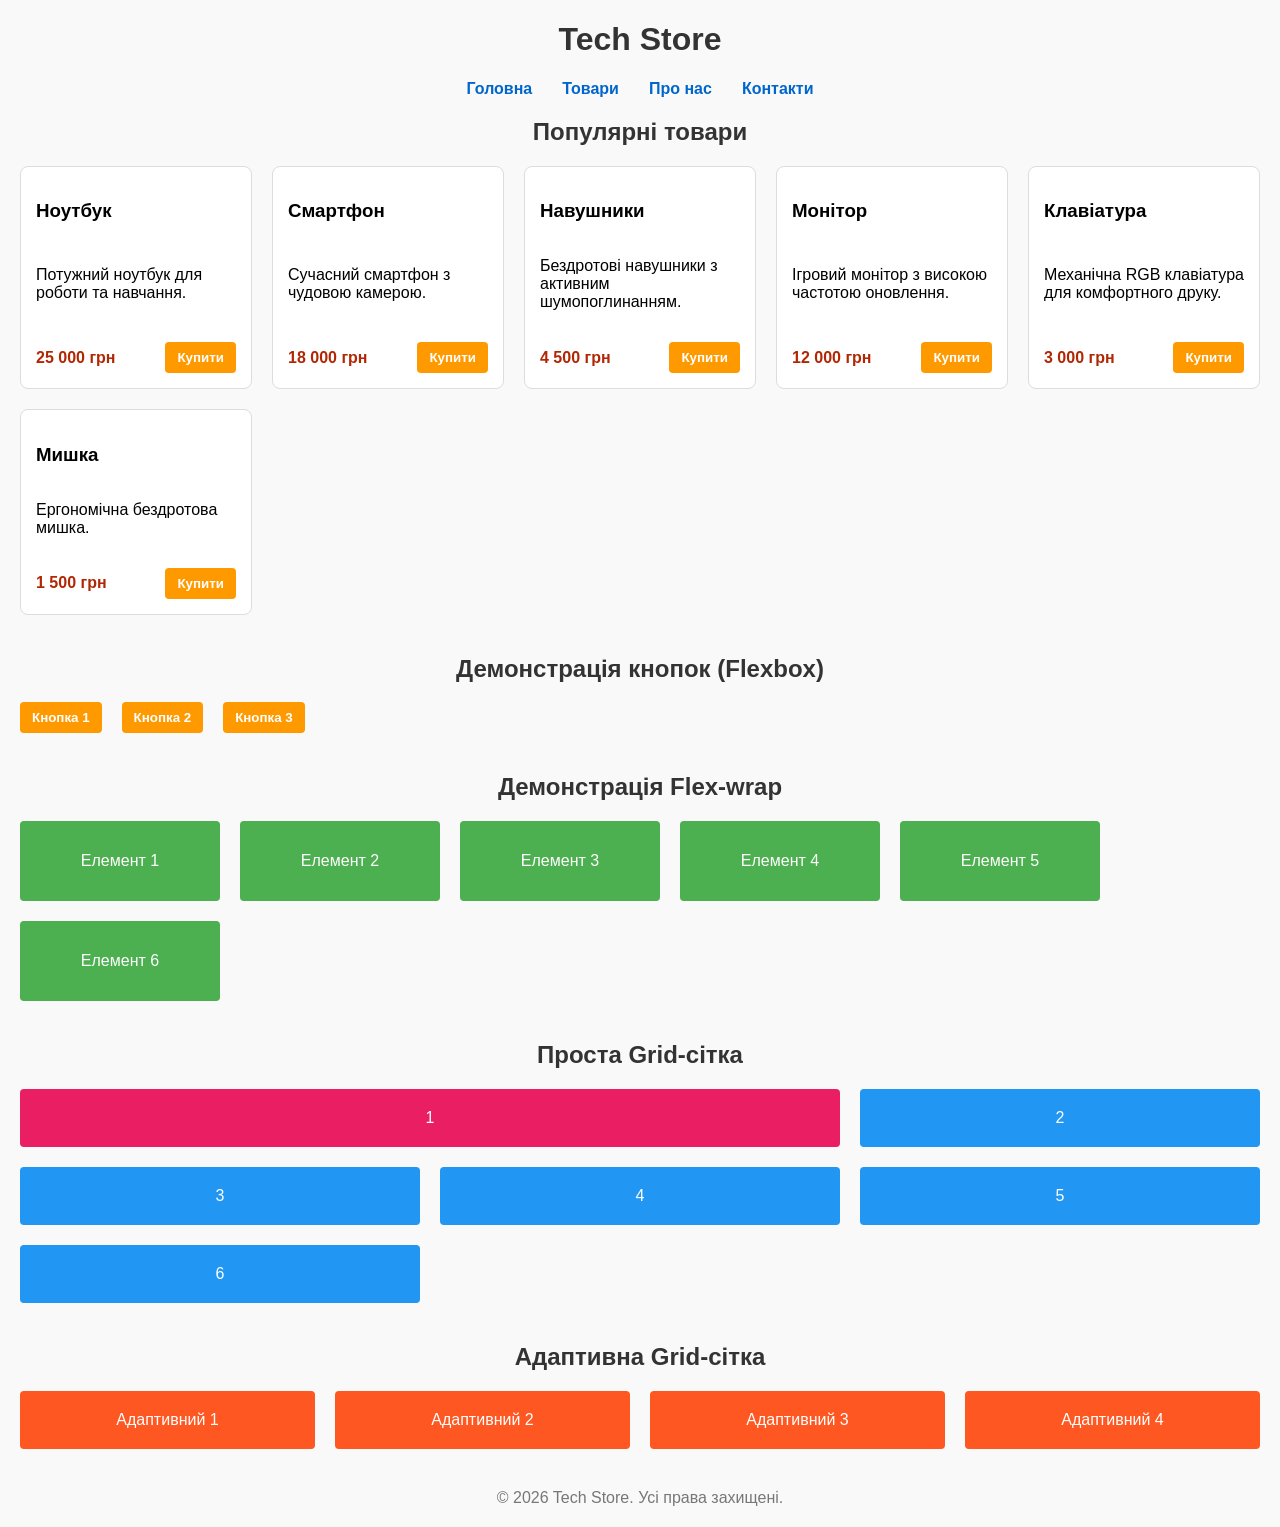
<file: index.html>
<!DOCTYPE html>
<html lang="uk">
<head>
    <meta charset="UTF-8">
    <meta name="viewport" content="width=device-width, initial-scale=1.0">
    <title>Tech Store</title>
    <link rel="stylesheet" href="style.css">
</head>
<body>
    <header>
        <h1>Tech Store</h1>
        <nav>
            <ul class="menu">
                <li><a href="#">Головна</a></li>
                <li><a href="#">Товари</a></li>
                <li><a href="#">Про нас</a></li>
                <li><a href="#">Контакти</a></li>
            </ul>
        </nav>
    </header>
    <main>
        <section>
            <h2>Популярні товари</h2>
            <div class="products">
                <div class="product-card">
                    <h3>Ноутбук</h3>
                    <p>Потужний ноутбук для роботи та навчання.</p>
                    <div class="card-bottom">
                        <span>25 000 грн</span>
                        <button>Купити</button>
                    </div>
                </div>
                <div class="product-card">
                    <h3>Смартфон</h3>
                    <p>Сучасний смартфон з чудовою камерою.</p>
                    <div class="card-bottom">
                        <span>18 000 грн</span>
                        <button>Купити</button>
                    </div>
                </div>
                <div class="product-card">
                    <h3>Навушники</h3>
                    <p>Бездротові навушники з активним шумопоглинанням.</p>
                    <div class="card-bottom">
                        <span>4 500 грн</span>
                        <button>Купити</button>
                    </div>
                </div>
                <div class="product-card">
                    <h3>Монітор</h3>
                    <p>Ігровий монітор з високою частотою оновлення.</p>
                    <div class="card-bottom">
                        <span>12 000 грн</span>
                        <button>Купити</button>
                    </div>
                </div>
                <div class="product-card">
                    <h3>Клавіатура</h3>
                    <p>Механічна RGB клавіатура для комфортного друку.</p>
                    <div class="card-bottom">
                        <span>3 000 грн</span>
                        <button>Купити</button>
                    </div>
                </div>
                <div class="product-card">
                    <h3>Мишка</h3>
                    <p>Ергономічна бездротова мишка.</p>
                    <div class="card-bottom">
                        <span>1 500 грн</span>
                        <button>Купити</button>
                    </div>
                </div>
            </div>
        </section>
        <section>
            <h2>Демонстрація кнопок (Flexbox)</h2>
            <div class="buttons">
                <button>Кнопка 1</button>
                <button>Кнопка 2</button>
                <button>Кнопка 3</button>
            </div>
        </section>
        <section>
            <h2>Демонстрація Flex-wrap</h2>
            <div class="flex-container">
                <div class="item">Елемент 1</div>
                <div class="item">Елемент 2</div>
                <div class="item">Елемент 3</div>
                <div class="item">Елемент 4</div>
                <div class="item">Елемент 5</div>
                <div class="item">Елемент 6</div>
            </div>
        </section>
        <section>
            <h2>Проста Grid-сітка</h2>
            <div class="grid-example">
                <div class="big">1</div>
                <div>2</div>
                <div>3</div>
                <div>4</div>
                <div>5</div>
                <div>6</div>
            </div>
        </section>
        <section>
            <h2>Адаптивна Grid-сітка</h2>
            <div class="adaptive-grid">
                <div>Адаптивний 1</div>
                <div>Адаптивний 2</div>
                <div>Адаптивний 3</div>
                <div>Адаптивний 4</div>
            </div>
        </section>
    </main>

    <footer>
        <p>&copy; 2026 Tech Store. Усі права захищені.</p>
    </footer>
</body>
</html>
</file>
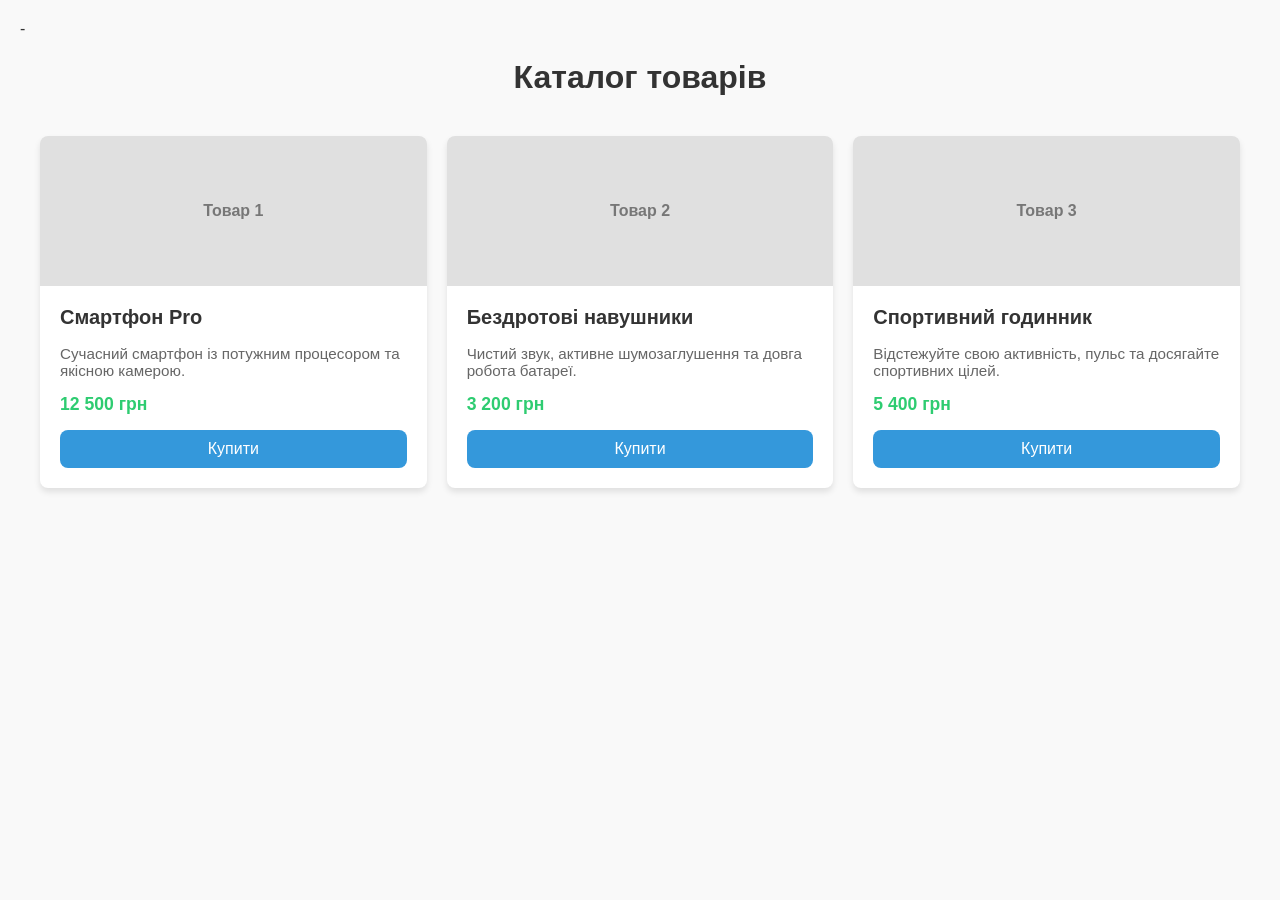
<file: Практична css/index.html>
<!DOCTYPE html>
<html lang="uk">
<head>
    <meta charset="UTF-8">
    <meta name="viewport" content="width=device-width, initial-scale=1.0">
    <title>Каталог товарів</title>-
    <link rel="stylesheet" href="style-scss.css">
</head>
<body>
    <div class="container">
        <h1>Каталог товарів</h1>
        <div class="catalog">
            <div class="card">
                <div class="card__image">Товар 1</div>
                <div class="card__content">
                    <h2 class="card__title">Смартфон Pro</h2>
                    <p class="card__description">Сучасний смартфон із потужним процесором та якісною камерою.</p>
                    <span class="card__price">12 500 грн</span>
                    <button class="btn">Купити</button>
                </div>
            </div>
            <div class="card">
                <div class="card__image">Товар 2</div>
                <div class="card__content">
                    <h2 class="card__title">Бездротові навушники</h2>
                    <p class="card__description">Чистий звук, активне шумозаглушення та довга робота батареї.</p>
                    <span class="card__price">3 200 грн</span>
                    <button class="btn">Купити</button>
                </div>
            </div>
            <div class="card">
                <div class="card__image">Товар 3</div>
                <div class="card__content">
                    <h2 class="card__title">Спортивний годинник</h2>
                    <p class="card__description">Відстежуйте свою активність, пульс та досягайте спортивних цілей.</p>
                    <span class="card__price">5 400 грн</span>
                    <button class="btn">Купити</button>
                </div>
            </div>
        </div>
    </div>
</body>
</html>
</file>
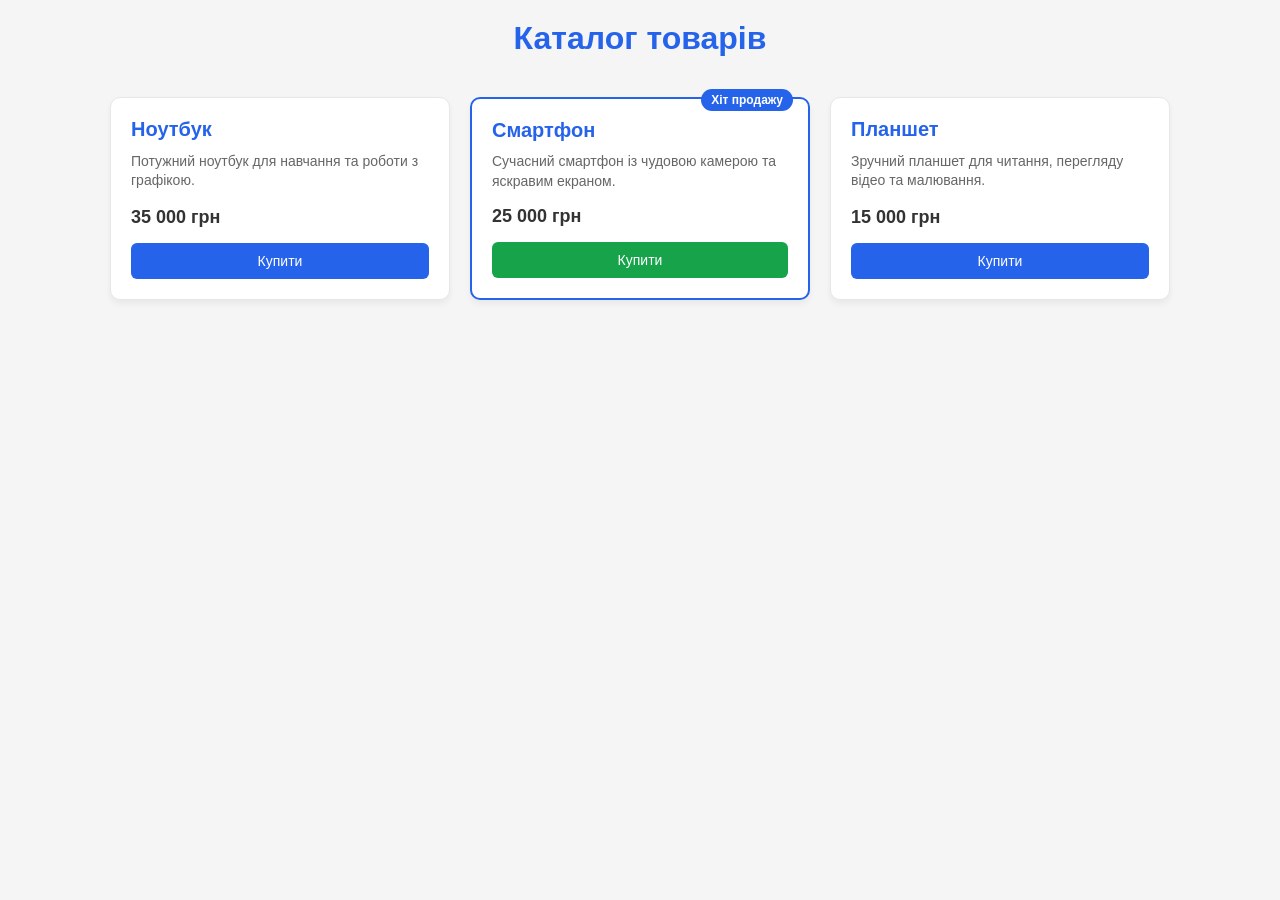
<file: Практична оптимізація/index.html>
<!DOCTYPE html>
<html lang="uk">
<head>
    <meta charset="UTF-8">
    <meta name="viewport" content="width=device-width, initial-scale=1.0">
    <title>Каталог товарів</title>
    <link rel="stylesheet" href="after.css">
</head>
<body>
    <header class="header">
        <h1 class="header__title">Каталог товарів</h1>
    </header>
    <main class="products">
        <div class="product-card">
            <h2 class="product-card__title">Ноутбук</h2>
            <p class="product-card__description">Потужний ноутбук для навчання та роботи з графікою.</p>
            <span class="product-card__price">35 000 грн</span>
            <button class="product-card__button">Купити</button>
        </div>
        <div class="product-card product-card--featured">
            <span class="product-card__badge">Хіт продажу</span>
            <h2 class="product-card__title">Смартфон</h2>
            <p class="product-card__description">Сучасний смартфон із чудовою камерою та яскравим екраном.</p>
            <span class="product-card__price">25 000 грн</span>
            <button class="product-card__button product-card__button--accent">Купити</button>
        </div>
        <div class="product-card">
            <h2 class="product-card__title">Планшет</h2>
            <p class="product-card__description">Зручний планшет для читання, перегляду відео та малювання.</p>
            <span class="product-card__price">15 000 грн</span>
            <button class="product-card__button">Купити</button>
        </div>
    </main>
</body>
</html>
</file>
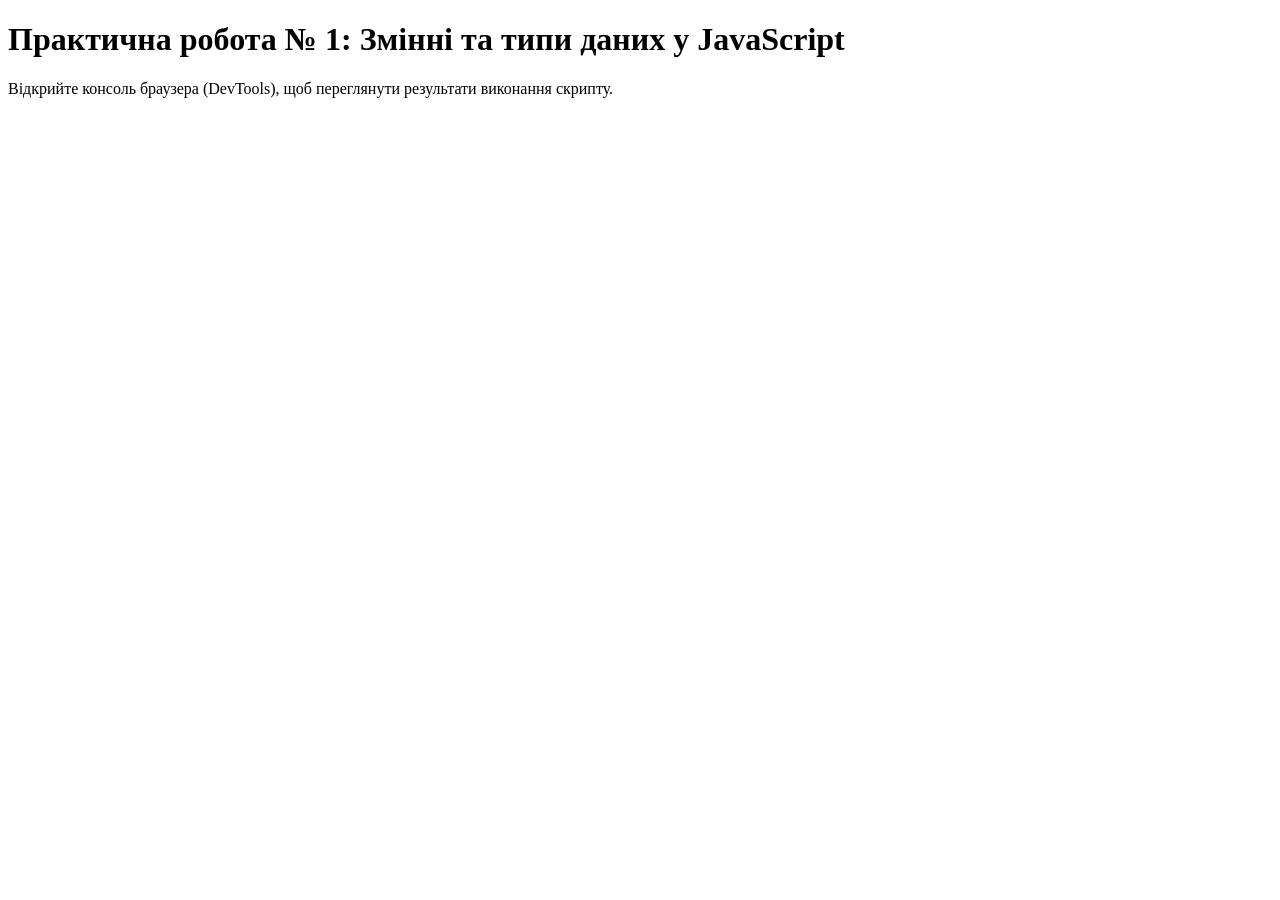
<file: index10.html>
<!DOCTYPE html>
<html lang="uk">
<head>
  <meta charset="UTF-8">
  <meta name="viewport" content="width=device-width, initial-scale=1.0">
  <title>Практична робота № 1 — JavaScript</title>
  <script src="script.js" defer></script>
</head>
<body>
  <h1>Практична робота № 1: Змінні та типи даних у JavaScript</h1>
  <p>Відкрийте консоль браузера (DevTools), щоб переглянути результати виконання скрипту.</p>
</body>
</html>
</file>
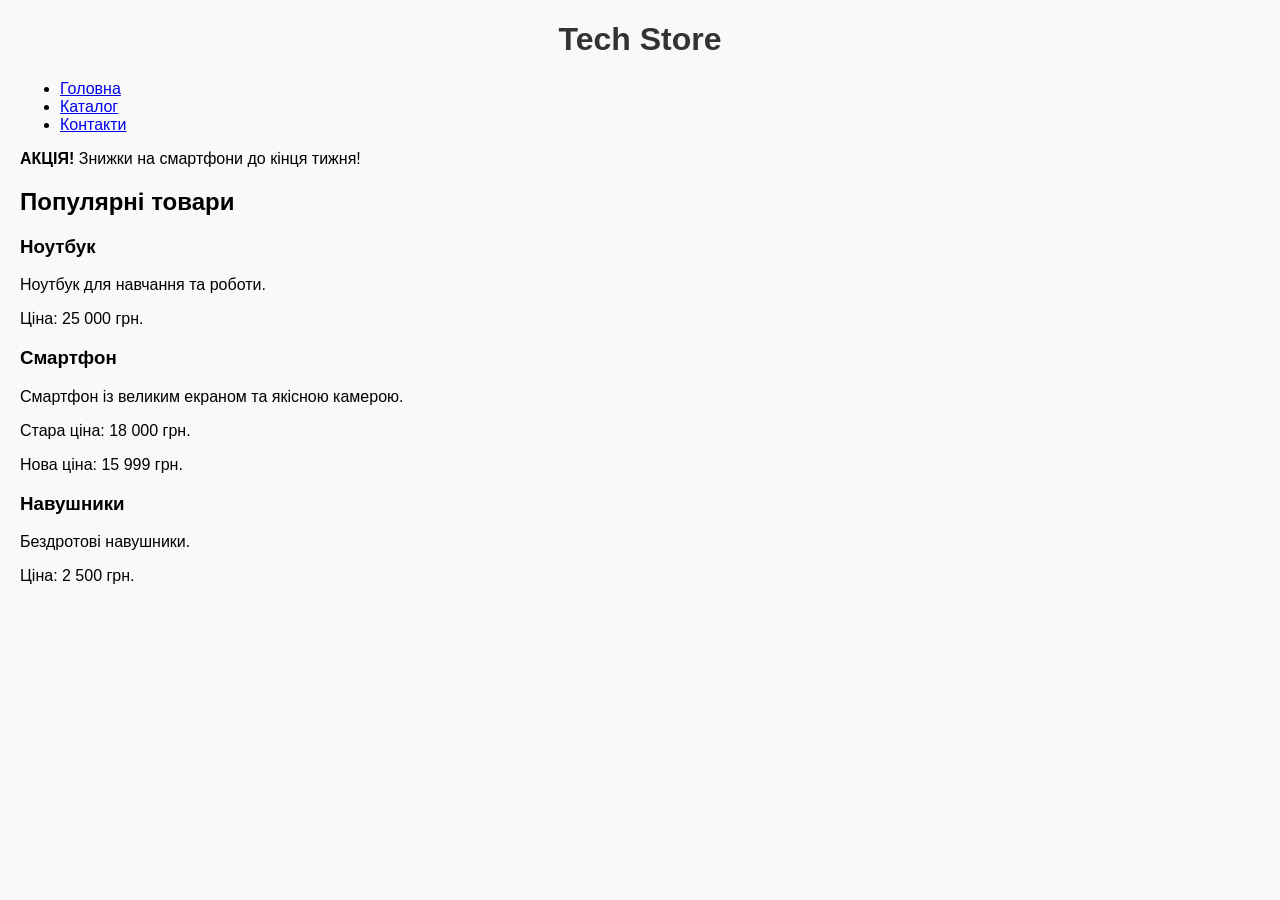
<file: index5.html>
<!DOCTYPE html>
<html lang="uk">
<head>
    <meta charset="UTF-8">
    <meta name="viewport" content="width=device-width, initial-scale=1.0">
    <title>Tech Store</title>
    <link rel="stylesheet" href="style.css">
</head>
<body>
<!-- Шапка сайту з головним заголовком та меню -->
<header>
    <h1 id="main-title">Tech Store</h1>
    <nav>
        <ul class="nav-menu">
            <li><a href="#">Головна</a></li>
            <li><a href="#">Каталог</a></li>
            <li><a href="#">Контакти</a></li>
        </ul>
    </nav>
</header>
<main>
    <!-- Повідомлення про акцію -->
    <div class="promo-banner">
        <strong>АКЦІЯ!</strong> Знижки на смартфони до кінця тижня!
    </div>
    <h2>Популярні товари</h2>
    <!-- Секція з картками товарів -->
    <section class="products-container">
        <!-- Картка 1: Ноутбук -->
        <article class="card">
            <h3 class="product-title">Ноутбук</h3>
            <p class="product-desc">Ноутбук для навчання та роботи.</p>
            <div class="price-box">
                <p class="price">Ціна: 25 000 грн.</p>
            </div>
        </article>
        <!-- Картка 2: Смартфон (із акційною ціною) -->
        <article class="card sale-card">
            <h3 class="product-title">Смартфон</h3>
            <p class="product-desc">Смартфон із великим екраном та якісною камерою.</p>
            <div class="price-box">
                <p class="old-price">Стара ціна: 18 000 грн.</p>
                <p class="new-price">Нова ціна: 15 999 грн.</p>
            </div>
        </article>
        <!-- Картка 3: Навушники -->
        <article class="card">
            <h3 class="product-title">Навушники</h3>
            <p class="product-desc">Бездротові навушники.</p>
            <div class="price-box">
                <p class="price">Ціна: 2 500 грн.</p>
            </div>
        </article>
    </section>
</main>
</file>
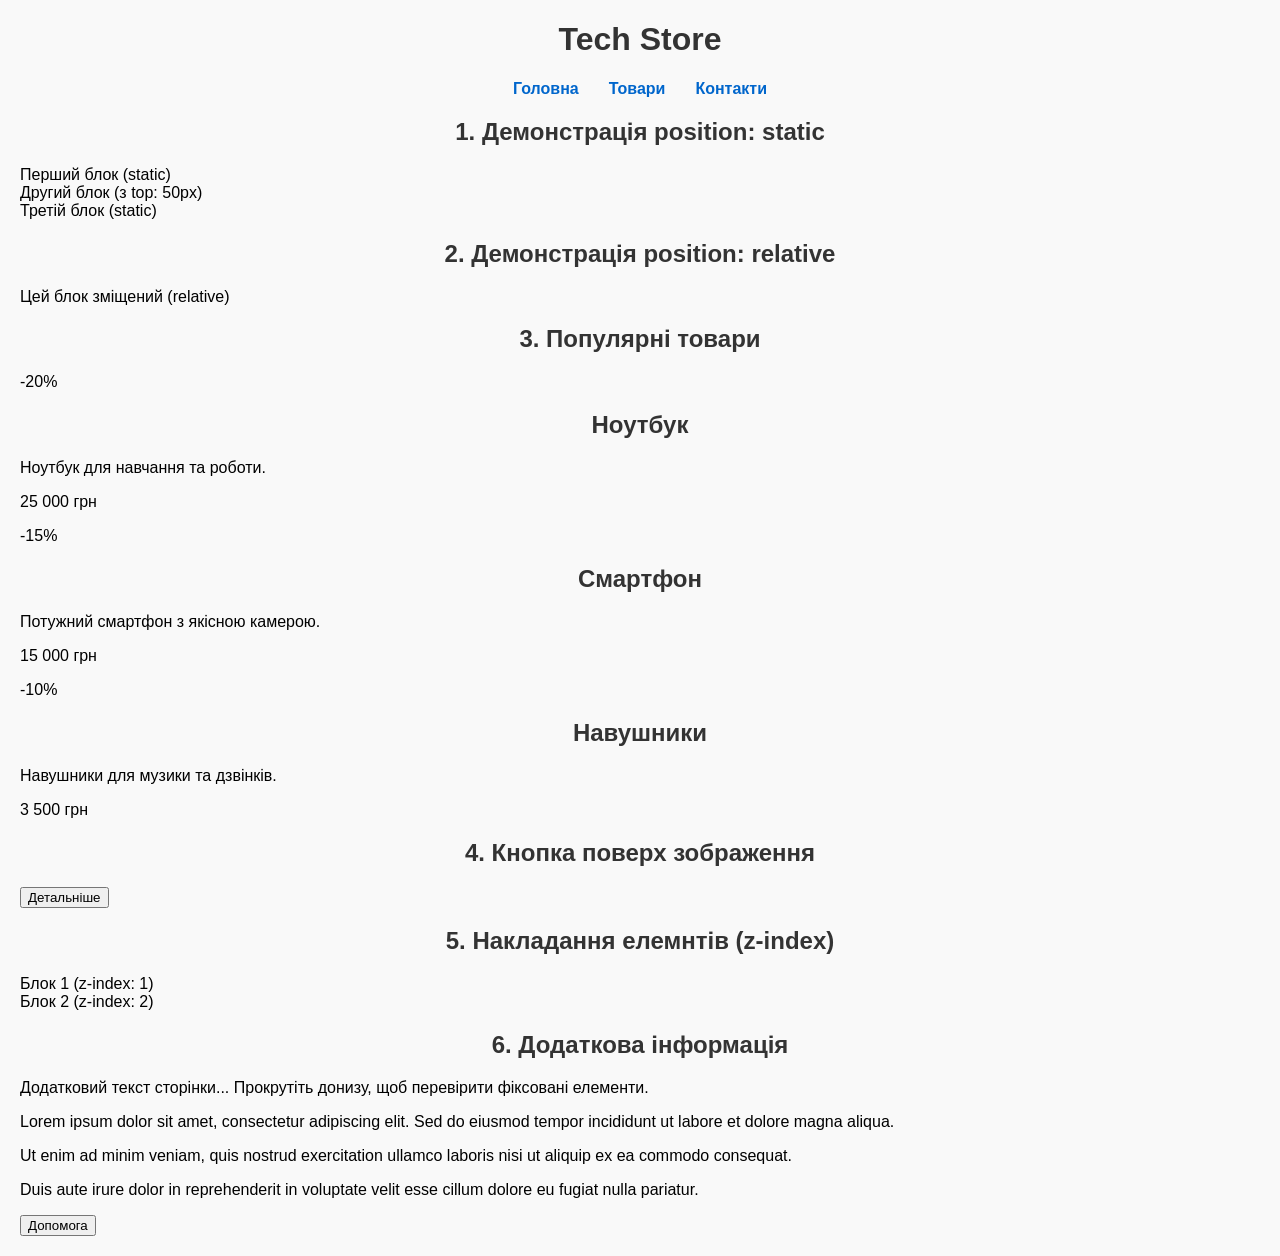
<file: index6.html>
<!DOCTYPE html>
<html lang="uk">
<head>
    <meta charset="UTF-8">
    <meta name="viewport" content="width=device-width, initial-scale=1.0">
    <title>Інтернет-магазин | Практична робота з CSS</title>
    <link rel="stylesheet" href="style.css">
</head>
<body>
      <!-- Заголовок сайту -->
    <header>
        <h1>Tech Store</h1>
    </header>

    <!-- Навігаційне меню (sticky) -->
    <nav class="menu">
        <a href="#">Головна</a>
        <a href="#">Товари</a>
        <a href="#">Контакти</a>
    </nav>
    <main>
        <!-- Демонстрація position: static -->
        <section>
            <h2>1. Демонстрація position: static</h2>
            <div class="static-box">Перший блок (static)</div>
            <div class="static-box">Другий блок (з top: 50px)</div>
            <div class="static-box">Третій блок (static)</div>
        </section>

        <!-- Демонстрація position: relative -->
        <section>
            <h2>2. Демонстрація position: relative</h2>
            <div class="relative-box">
                Цей блок зміщений (relative)
            </div>
        </section>
        <!-- Демонстрація relative + absolute (Картки товарів) -->
        <section>
            <h2>3. Популярні товари</h2>
            <div class="products-container">
                <!-- Картка 1 -->
                <div class="product">
                    <span class="discount">-20%</span>
                    <h2>Ноутбук</h2>
                    <p>Ноутбук для навчання та роботи.</p>
                    <p class="price">25 000 грн</p>
                </div>
                <!-- Картка 2 -->
                <div class="product">
                    <span class="discount">-15%</span>
                    <h2>Смартфон</h2>
                    <p>Потужний смартфон з якісною камерою.</p>
                    <p class="price">15 000 грн</p>
                </div>
                <!-- Картка 3 -->
                <div class="product">
                    <span class="discount">-10%</span>
                    <h2>Навушники</h2>
                    <p>Навушники для музики та дзвінків.</p>
                    <p class="price">3 500 грн</p>
                </div>
            </div>
        </section>
        <!-- Демонстрація кнопки поверх зображення (banner) -->
        <section>
            <h2>4. Кнопка поверх зображення</h2>
            <div class="banner">
                <button class="banner-button">Детальніше</button>
            </div>
        </section>
        <!-- Демонстрація z-index та накладання елементів -->
        <section>
            <h2>5. Накладання елемнтів (z-index)</h2>
            <div class="layers">
                <div class="box1">Блок 1 (z-index: 1)</div>
                <div class="box2">Блок 2 (z-index: 2)</div>
            </div>
        </section>
        <!-- Додатковий контент для перевірки прокручування (fixed та sticky) -->
        <section>
            <h2>6. Додаткова інформація</h2>
            <p>Додатковий текст сторінки... Прокрутіть донизу, щоб перевірити фіксовані елементи.</p>
            <p>Lorem ipsum dolor sit amet, consectetur adipiscing elit. Sed do eiusmod tempor incididunt ut labore et dolore magna aliqua.</p>
            <p>Ut enim ad minim veniam, quis nostrud exercitation ullamco laboris nisi ut aliquip ex ea commodo consequat.</p>
            <p>Duis aute irure dolor in reprehenderit in voluptate velit esse cillum dolore eu fugiat nulla pariatur.</p>
        </section>
    </main>
    <!-- Кнопка "Допомога" (fixed) -->
    <button class="help">
        Допомога
    </button>
</body>
</html>
</file>
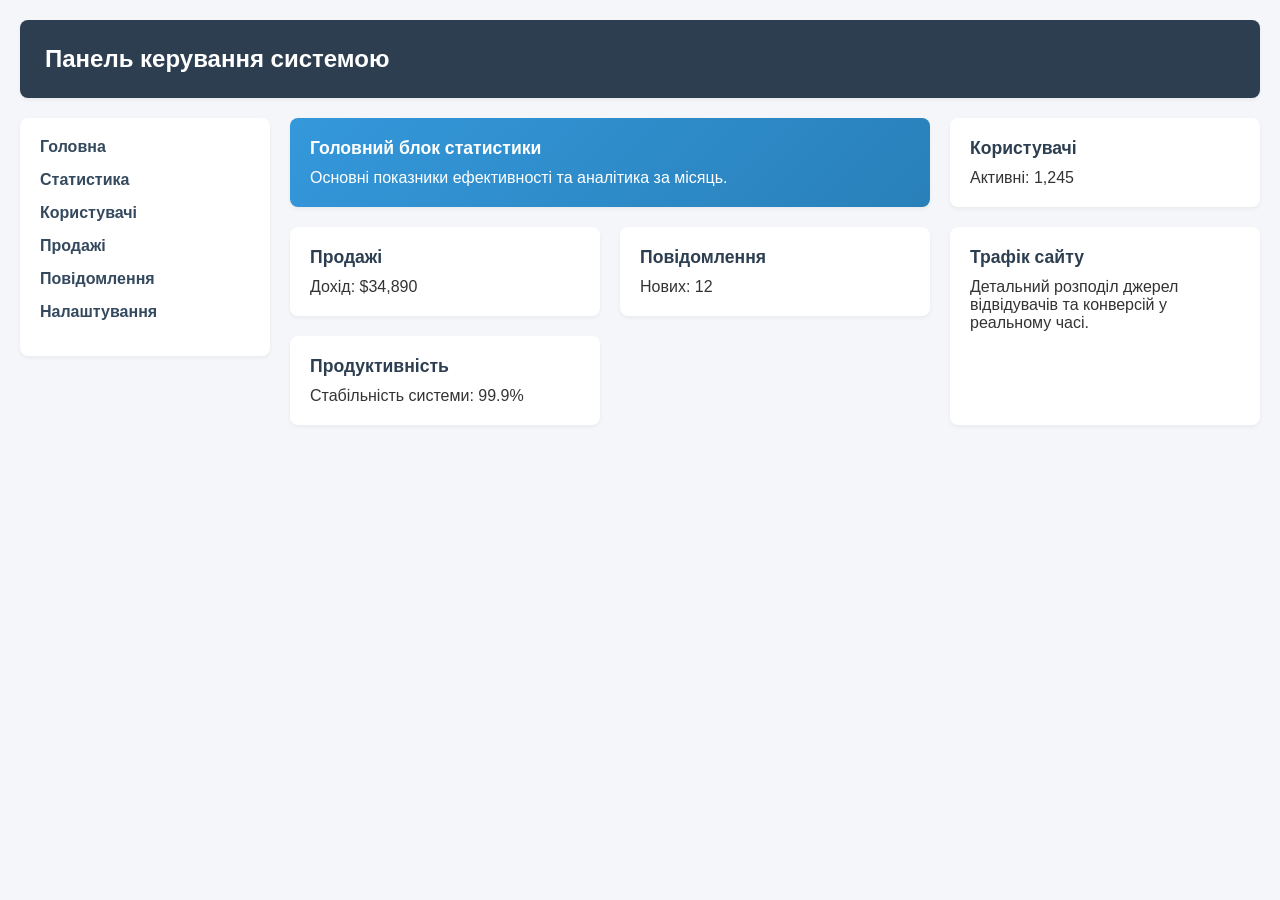
<file: index9.html>
<!DOCTYPE html>
<html lang="uk">
<head>
    <meta charset="UTF-8">
    <meta name="viewport" content="width=device-width, initial-scale=1.0">
    <title>Панель керування (Dashboard)</title>
    <style>
        * {
            box-sizing: border-box;
            margin: 0;
            padding: 0;
        }

        body {
            font-family: Arial, sans-serif;
            background-color: #f4f6f9;
            color: #333;
            padding: 20px;
        }

        .dashboard-container {
            display: grid;
            grid-template-columns: 250px 1fr;
            grid-template-rows: auto 1fr;
            gap: 20px;
            max-width: 1400px;
            margin: 0 auto;
        }

        .header {
            grid-column: 1 / -1;
            background-color: #2c3e50;
            color: #ffffff;
            padding: 25px;
            border-radius: 8px;
            box-shadow: 0 2px 4px rgba(0,0,0,0.05);
        }

        .header h1 {
            font-size: 1.5rem;
        }

        .sidebar {
            background-color: #ffffff;
            padding: 20px;
            border-radius: 8px;
            box-shadow: 0 2px 4px rgba(0,0,0,0.05);
            height: fit-content;
        }

        .sidebar ul {
            list-style: none;
        }

        .sidebar li {
            margin-bottom: 15px;
        }

        .sidebar a {
            text-decoration: none;
            color: #34495e;
            font-weight: bold;
        }

        .sidebar a:hover {
            color: #3498db;
        }

        .main-content {
            display: grid;
            grid-template-columns: repeat(3, 1fr);
            gap: 20px;
            align-content: start;
        }

        .card {
            background-color: #ffffff;
            padding: 20px;
            border-radius: 8px;
            box-shadow: 0 2px 4px rgba(0,0,0,0.05);
        }

        .card h2 {
            font-size: 1.1rem;
            margin-bottom: 10px;
            color: #2c3e50;
        }

        .stat-main {
            grid-column: span 2;
            background: linear-gradient(135deg, #3498db, #2980b9);
            color: #fff;
        }

        .stat-main h2, .stat-main p {
            color: #fff;
        }

        .card-tall {
            grid-row: span 2;
        }

        @media (max-width: 900px) {
            .dashboard-container {
                grid-template-columns: 1fr;
            }
            .main-content {
                grid-template-columns: repeat(2, 1fr);
            }
            .stat-main {
                grid-column: span 2;
            }
        }

        @media (max-width: 600px) {
            .main-content {
                grid-template-columns: 1fr;
            }
            .stat-main {
                grid-column: span 1;
            }
            .card-tall {
                grid-row: span 1;
            }
        }
    </style>
</head>
<body>

    <div class="dashboard-container">
        <header class="header">
            <h1>Панель керування системою</h1>
        </header>

        <aside class="sidebar">
            <nav>
                <ul>
                    <li><a href="#">Головна</a></li>
                    <li><a href="#">Статистика</a></li>
                    <li><a href="#">Користувачі</a></li>
                    <li><a href="#">Продажі</a></li>
                    <li><a href="#">Повідомлення</a></li>
                    <li><a href="#">Налаштування</a></li>
                </ul>
            </nav>
        </aside>

        <main class="main-content">
            <section class="card stat-main">
                <h2>Головний блок статистики</h2>
                <p>Основні показники ефективності та аналітика за місяць.</p>
            </section>
            <section class="card">
                <h2>Користувачі</h2>
                <p>Активні: 1,245</p>
            </section>
            <section class="card">
                <h2>Продажі</h2>
                <p>Дохід: $34,890</p>
            </section>
            <section class="card">
                <h2>Повідомлення</h2>
                <p>Нових: 12</p>
            </section>
            <section class="card card-tall">
                <h2>Трафік сайту</h2>
                <p>Детальний розподіл джерел відвідувачів та конверсій у реальному часі.</p>
            </section>
            <section class="card">
                <h2>Продуктивність</h2>
                <p>Стабільність системи: 99.9%</p>
            </section>
        </main>
    </div>
</body>
</html>
</file>
<file: style.css>
body {
    font-family: Arial, sans-serif;
    margin: 20px;
    background-color: #f9f9f9;
}

header h1, section h2 {
    text-align: center;
    color: #333;
}

.menu {
    display: flex;
    justify-content: center;
    gap: 30px;
    list-style: none;
    padding: 0;
}

.menu a {
    text-decoration: none;
    color: #0066cc;
    font-weight: bold;
}

.products {
    display: grid;
    grid-template-columns: repeat(auto-fit, minmax(220px, 1fr));
    gap: 20px;
    margin-bottom: 40px;
}

.product-card {
    background: #fff;
    border: 1px solid #ddd;
    padding: 15px;
    border-radius: 8px;
    display: flex;
    flex-direction: column;
    justify-content: space-between;
}

.card-bottom {
    display: flex;
    justify-content: space-between;
    align-items: center;
    margin-top: 15px;
}

.card-bottom span {
    font-weight: bold;
    color: #b12704;
}

.card-bottom button, .buttons button {
    background-color: #ff9900;
    border: none;
    padding: 8px 12px;
    cursor: pointer;
    border-radius: 4px;
    color: #fff;
    font-weight: bold;
}

.buttons {
    display: flex;
    justify-content: flex-start;
    gap: 20px;
    margin-bottom: 40px;
}

.flex-direction-example {
    display: flex;
    flex-direction: column; 
}

.flex-container {
    display: flex;
    flex-wrap: wrap;
    gap: 20px;
    margin-bottom: 40px;
}

.item {
    width: 200px;
    height: 80px;
    background-color: #4CAF50;
    color: white;
    display: flex;
    align-items: center;
    justify-content: center;
    border-radius: 4px;
}

.grid-example {
    display: grid;
    grid-template-columns: repeat(3, 1fr);
    gap: 20px;
    margin-bottom: 40px;
}

.grid-example div {
    background-color: #2196F3;
    color: white;
    padding: 20px;
    text-align: center;
    border-radius: 4px;
}

.big {
    grid-column: span 2;
    background-color: #e91e63 !important;
}

.adaptive-grid {
    display: grid;
    grid-template-columns: repeat(auto-fit, minmax(200px, 1fr));
    gap: 20px;
    margin-bottom: 40px;
}

.adaptive-grid div {
    background-color: #ff5722;
    color: white;
    padding: 20px;
    text-align: center;
    border-radius: 4px;
}

footer {
    text-align: center;
    margin-top: 40px;
    color: #777;
}
</file>
<file: Практична css/style-scss.css>
body {
  font-family: Arial, sans-serif;
  background-color: #f9f9f9;
  color: #333;
  margin: 0;
  padding: 20px;
}

.container {
  max-width: 1200px;
  margin: 0 auto;
}

.container h1 {
  text-align: center;
  margin-bottom: 40px;
}

.catalog {
  display: grid;
  grid-template-columns: repeat(3, 1fr);
  gap: 20px;
}

@media (max-width: 600px) {
  .catalog {
    grid-template-columns: 1fr;
  }
}

.card {
  background-color: #fff;
  border-radius: 8px;
  box-shadow: 0 4px 6px rgba(0, 0, 0, 0.1);
  overflow: hidden;
  transition: transform 0.3s ease, box-shadow 0.3s ease;
}

.card:hover {
  transform: translateY(-5px);
  box-shadow: 0 6px 12px rgba(0, 0, 0, 0.15);
}

.card__image {
  background-color: #e0e0e0;
  height: 150px;
  display: flex;
  align-items: center;
  justify-content: center;
  color: #777;
  font-weight: bold;
}

.card__content {
  padding: 20px;
}

.card__title {
  font-size: 1.25rem;
  margin-top: 0;
  margin-bottom: 10px;
}

.card__description {
  font-size: 0.95rem;
  color: #666;
  margin-bottom: 15px;
}

.card__price {
  display: block;
  font-size: 1.1rem;
  font-weight: bold;
  color: #2ecc71;
  margin-bottom: 15px;
}

.card .btn {
  background-color: #3498db;
  color: #fff;
  border: none;
  padding: 10px 15px;
  border-radius: 8px;
  cursor: pointer;
  font-size: 1rem;
  transition: background-color 0.3s ease;
  width: 100%;
}

.card .btn:hover {
  background-color: #217dbb;
}
</file>
<file: Практична оптимізація/after.css>
:root {
    --primary-color: #2563eb;
    --accent-color: #16a34a;
    --bg-color: #f5f5f5;
    --card-bg: #ffffff;
    --text-color: #333333;
    --border-radius: 10px;
    --spacing: 20px;
}

* {
    box-sizing: border-box;
}

body {
    margin: 0;
    font-family: Arial, sans-serif;
    background-color: var(--bg-color);
    color: var(--text-color);
}

.header {
    text-align: center;
    padding: var(--spacing);
}

.header__title {
    margin: 0;
    color: var(--primary-color);
}

.products {
    display: grid;
    grid-template-columns: repeat(3, 1fr);
    gap: var(--spacing);
    max-width: 1100px;
    margin: 0 auto;
    padding: var(--spacing);
}

.product-card {
    position: relative;
    padding: var(--spacing);
    background-color: var(--card-bg);
    border-radius: var(--border-radius);
    border: 1px solid #e5e7eb;
    box-shadow: 0 4px 6px rgba(0, 0, 0, 0.05);
    display: flex;
    flex-direction: column;
    justify-content: space-between;
    transition: transform 0.3s ease, box-shadow 0.3s ease;
}

.product-card:hover {
    transform: translateY(-5px);
    box-shadow: 0 8px 15px rgba(0, 0, 0, 0.1);
}

.product-card--featured {
    border: 2px solid var(--primary-color);
}

.product-card__badge {
    position: absolute;
    top: -10px;
    right: 15px;
    background-color: var(--primary-color);
    color: #ffffff;
    padding: 4px 10px;
    font-size: 12px;
    border-radius: 12px;
    font-weight: bold;
}

.product-card__title {
    margin: 0 0 10px 0;
    font-size: 20px;
    color: var(--primary-color);
}

.product-card__description {
    margin: 0 0 15px 0;
    font-size: 14px;
    color: #666666;
    line-height: 1.4;
}

.product-card__price {
    font-size: 18px;
    font-weight: bold;
    margin-bottom: 15px;
}

.product-card__button {
    padding: 10px var(--spacing);
    background-color: var(--primary-color);
    color: #ffffff;
    border: none;
    border-radius: 6px;
    cursor: pointer;
    font-size: 14px;
    transition: background-color 0.2s ease;
}

.product-card__button:hover {
    opacity: 0.9;
}

.product-card__button--accent {
    background-color: var(--accent-color);
}

@media (max-width: 600px) {
    .products {
        grid-template-columns: 1fr;
        padding: 10px;
    }
}
</file>
